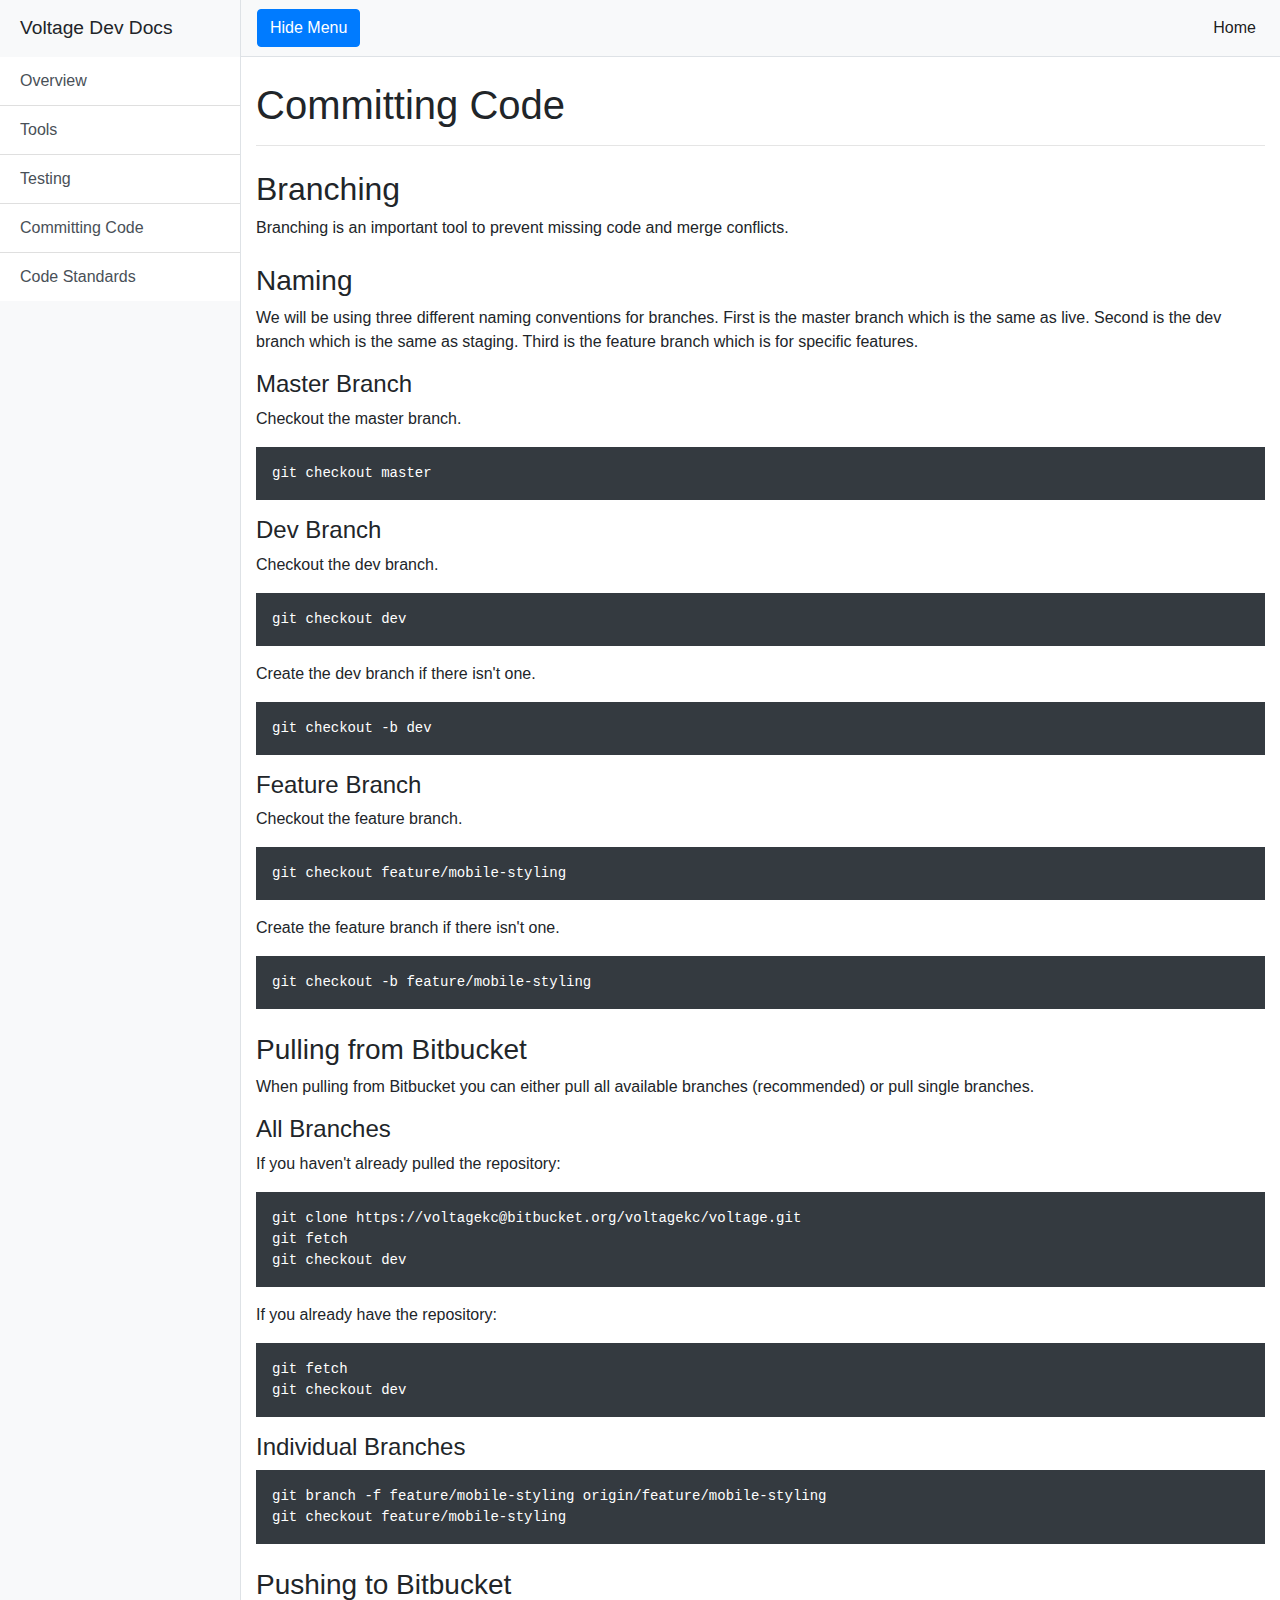
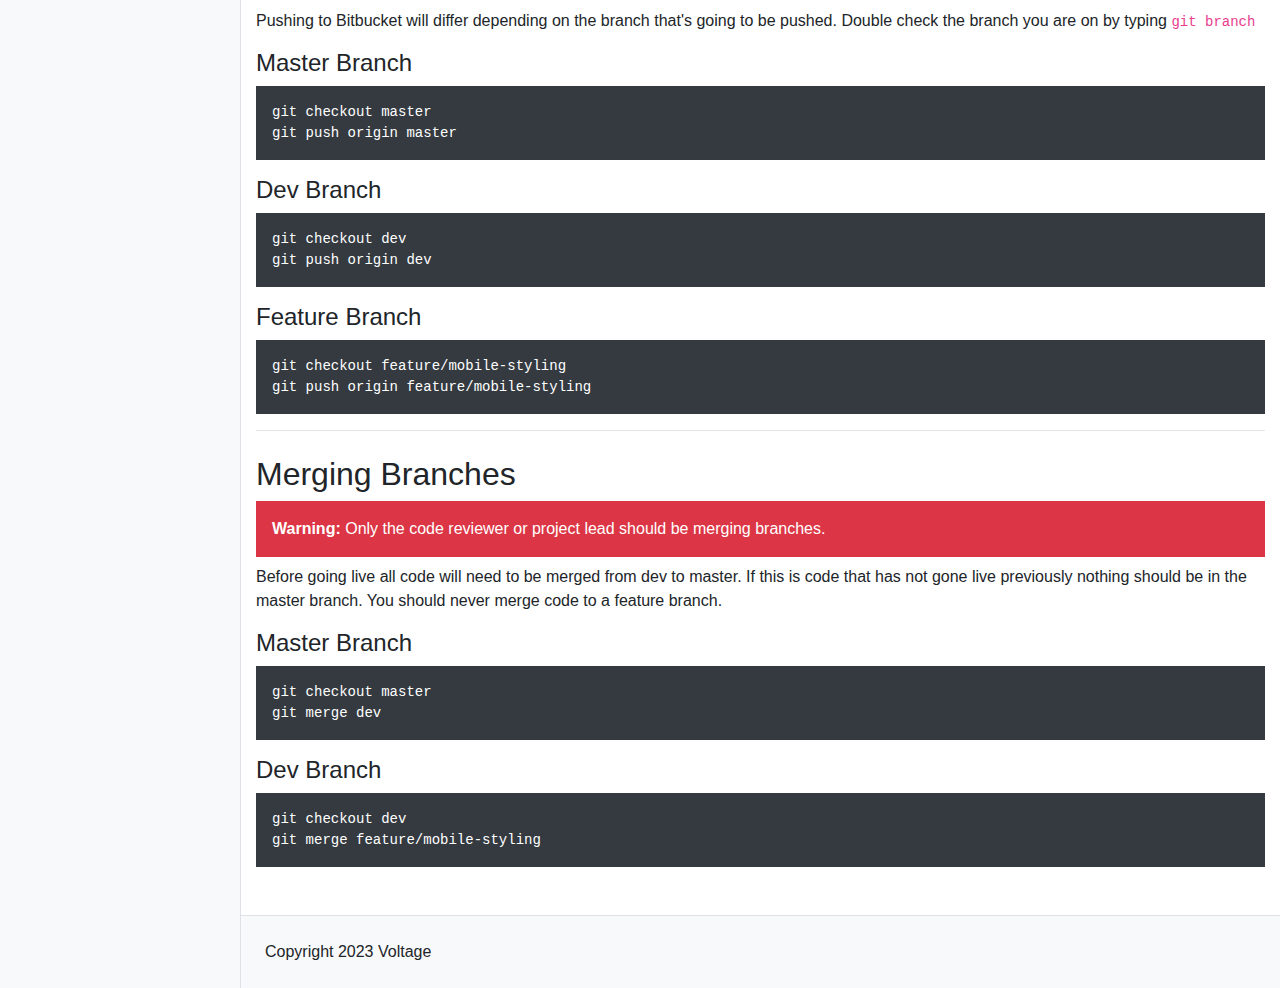
<file: code.html>
<!DOCTYPE html>
<html lang="en">
<head>
    <meta charset="UTF-8">
    <meta name="viewport" content="width=device-width, initial-scale=1.0">
    <title>Voltage Dev Docs - Comitting Code</title>

    <!-- Bootstrap core CSS -->
    <link href="css/bootstrap.min.css" rel="stylesheet">

    <!-- Custom styles for this template -->
    <link href="css/style.css?ver=0.1" rel="stylesheet">

</head>

<body>

<div class="d-flex" id="wrapper">

<!-- Sidebar -->
<div class="bg-light border-right" id="sidebar-wrapper">
  <div class="sidebar-heading">Voltage Dev Docs</div>
  <div class="list-group list-group-flush">
      <a href="./" class="list-group-item list-group-item-action">Overview</a>
      <a href="./tools.html" class="list-group-item list-group-item-action">Tools</a>
      <a href="./testing.html" class="list-group-item list-group-item-action">Testing</a>
      <a href="./code.html" class="list-group-item list-group-item-action">Committing Code</a>
      <a href="./standards.html" class="list-group-item list-group-item-action">Code Standards</a>
  </div>
</div>
<!-- /#sidebar-wrapper -->

<!-- Page Content -->
<div id="page-content-wrapper">

    <nav class="navbar navbar-expand-lg navbar-light bg-light border-bottom">
        <button class="btn btn-primary" id="menu-toggle">Hide Menu</button>

        <button class="navbar-toggler" type="button" data-toggle="collapse" data-target="#navbarSupportedContent" aria-controls="navbarSupportedContent" aria-expanded="false" aria-label="Hide Menu">
            <span class="navbar-toggler-icon"></span>
        </button>

        <div class="collapse navbar-collapse" id="navbarSupportedContent">
            <ul class="navbar-nav ml-auto mt-2 mt-lg-0">
                <li class="nav-item active">
                    <a class="nav-link" href="https://voltagekc.com" target="_blank" rel="noreferrer">Home</a>
                </li>
            </ul>
        </div>
    </nav>

  <div class="container-fluid">
    <h1 class="mt-4">Committing Code</h1>
    <hr>
    <h2 class="mt-4">Branching</h2>
    <p>Branching is an important tool to prevent missing code and merge conflicts.</p>
    <h3 class="mt-4">Naming</h3>
    <p>We will be using three different naming conventions for branches. First is the master branch which is the same as live. Second is the dev branch which is the same as staging. Third is the feature branch which is for specific features.</p>
    <h4 class="mt-3">Master Branch</h4>
    <p>Checkout the master branch.</p>
    <pre class="pre-line bg-dark text-white p-3 mb-3"><code>git checkout master</code></pre>
    <h4 class="mt-3">Dev Branch</h4>
    <p>Checkout the dev branch.</p>
    <pre class="pre-line bg-dark text-white p-3 mb-3"><code>git checkout dev</code></pre>
    <p>Create the dev branch if there isn't one.</p>
    <pre class="pre-line bg-dark text-white p-3 mb-3"><code>git checkout -b dev</code></pre>
    <h4 class="mt-3">Feature Branch</h4>
    <p>Checkout the feature branch.</p>
    <pre class="pre-line bg-dark text-white p-3 mb-3"><code>git checkout feature/mobile-styling</code></pre>
    <p>Create the feature branch if there isn't one.</p>
    <pre class="pre-line bg-dark text-white p-3 mb-3"><code>git checkout -b feature/mobile-styling</code></pre>
    <h3 class="mt-4">Pulling from Bitbucket</h2>
    <p>When pulling from Bitbucket you can either pull all available branches (recommended) or pull single branches.</p>
    <h4 class="mt-3">All Branches</h4>
    <p>If you haven't already pulled the repository:</p>
    <pre class="pre-line bg-dark text-white p-3 mb-3"><code>git clone https://voltagekc@bitbucket.org/voltagekc/voltage.git
      git fetch
      git checkout dev</code></pre>
    <p>If you already have the repository:</p>
    <pre class="pre-line bg-dark text-white p-3 mb-3"><code>git fetch
      git checkout dev</code></pre>
    <h4 class="mt-3">Individual Branches</h4>
    <pre class="pre-line bg-dark text-white p-3 mb-3"><code>git branch -f feature/mobile-styling origin/feature/mobile-styling 
      git checkout feature/mobile-styling</code></pre>  
    <h3 class="mt-4">Pushing to Bitbucket</h2>
    <p>Pushing to Bitbucket will differ depending on the branch that's going to be pushed. Double check the branch you are on by typing <code>git branch</code></p>
    <h4 class="mt-3">Master Branch</h4>
    <pre class="pre-line bg-dark text-white p-3 mb-3"><code>git checkout master
      git push origin master</code></pre>
    <h4 class="mt-3">Dev Branch</h4>
    <pre class="pre-line bg-dark text-white p-3 mb-3"><code>git checkout dev
      git push origin dev</code></pre>
    <h4 class="mt-3">Feature Branch</h4>
    <pre class="pre-line bg-dark text-white p-3 mb-3"><code>git checkout feature/mobile-styling
      git push origin feature/mobile-styling</code></pre>
    <hr>
    <h2 class="mt-4">Merging Branches</h2>
    <div class="p-3 mb-2 bg-danger text-white">
      <strong>Warning:</strong> Only the code reviewer or project lead should be merging branches.
    </div>
    <p>Before going live all code will need to be merged from dev to master. If this is code that has not gone live previously nothing should be in the master branch. You should never merge code to a feature branch.</p>
    <h4 class="mt-3">Master Branch</h4>
    <pre class="pre-line bg-dark text-white p-3 mb-3"><code>git checkout master
      git merge dev</code></pre>
    <h4 class="mt-3">Dev Branch</h4>
    <pre class="pre-line bg-dark text-white p-3 mb-3"><code>git checkout dev
      git merge feature/mobile-styling</code></pre>
  </div>

  <footer class="p-4 mt-5 bg-light border-top">
    Copyright 2023 Voltage
  </footer>

</div>
<!-- /#page-content-wrapper -->

</div>
<!-- /#wrapper -->

<!-- Bootstrap core JavaScript -->
<script src="js/jquery.min.js"></script>
<script src="js/bootstrap.bundle.min.js"></script>

<!-- Menu Toggle Script -->
<script>
$("#menu-toggle").click(function(e) {
  e.preventDefault();
  $(this).text(function(i, text){
      return text === "Hide Menu" ? "Show Menu" : "Hide Menu";
  });
  $("#wrapper").toggleClass("toggled");
});
</script>

</body>

</html>
</file>
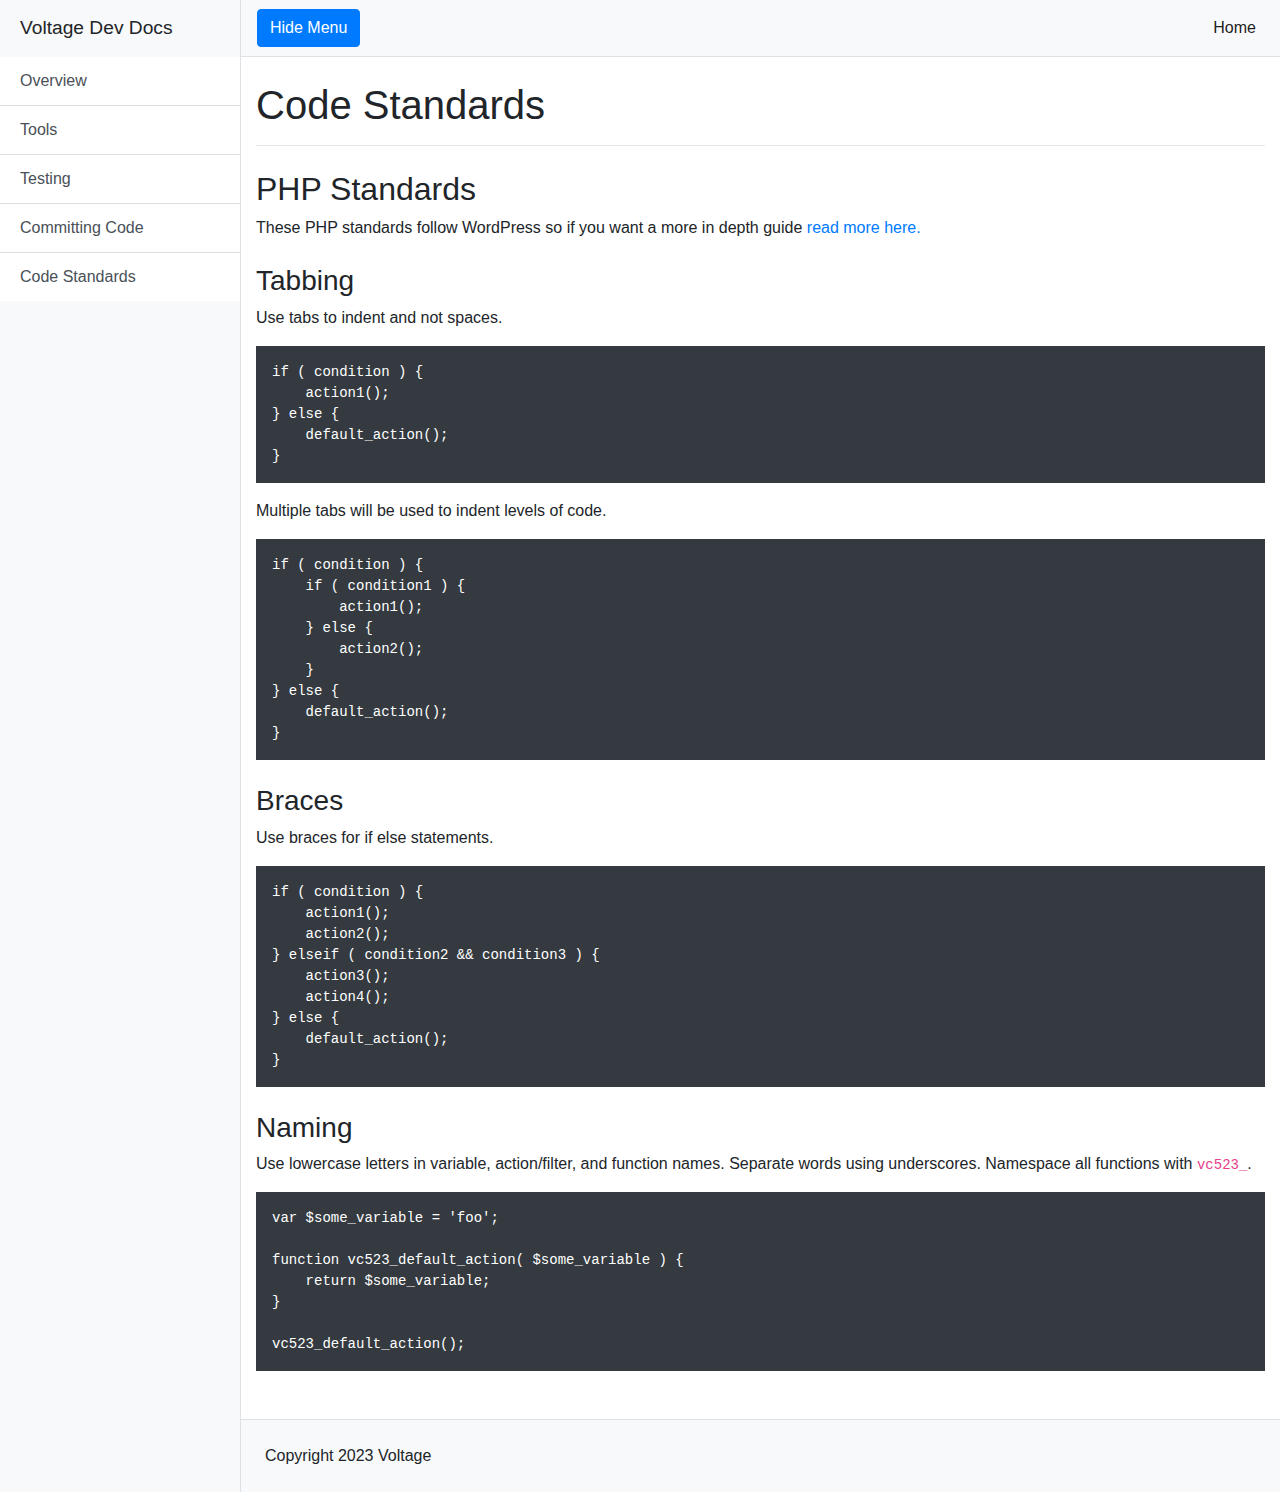
<file: standards.html>
<!DOCTYPE html>
<html lang="en">
<head>
    <meta charset="UTF-8">
    <meta name="viewport" content="width=device-width, initial-scale=1.0">
    <title>Voltage Dev Docs - Code Standards</title>

    <!-- Bootstrap core CSS -->
    <link href="css/bootstrap.min.css" rel="stylesheet">

    <!-- Custom styles for this template -->
    <link href="css/style.css?ver=0.1" rel="stylesheet">

</head>

<body>

<div class="d-flex" id="wrapper">

<!-- Sidebar -->
<div class="bg-light border-right" id="sidebar-wrapper">
    <div class="sidebar-heading">Voltage Dev Docs</div>
    <div class="list-group list-group-flush">
        <a href="./" class="list-group-item list-group-item-action">Overview</a>
        <a href="./tools.html" class="list-group-item list-group-item-action">Tools</a>
        <a href="./testing.html" class="list-group-item list-group-item-action">Testing</a>
        <a href="./code.html" class="list-group-item list-group-item-action">Committing Code</a>
        <a href="./standards.html" class="list-group-item list-group-item-action">Code Standards</a>
    </div>
</div>
<!-- /#sidebar-wrapper -->

<!-- Page Content -->
<div id="page-content-wrapper">

    <nav class="navbar navbar-expand-lg navbar-light bg-light border-bottom">
        <button class="btn btn-primary" id="menu-toggle">Hide Menu</button>

        <button class="navbar-toggler" type="button" data-toggle="collapse" data-target="#navbarSupportedContent" aria-controls="navbarSupportedContent" aria-expanded="false" aria-label="Hide Menu">
            <span class="navbar-toggler-icon"></span>
        </button>

        <div class="collapse navbar-collapse" id="navbarSupportedContent">
            <ul class="navbar-nav ml-auto mt-2 mt-lg-0">
                <li class="nav-item active">
                    <a class="nav-link" href="https://voltagekc.com" target="_blank" rel="noreferrer">Home</a>
                </li>
            </ul>
        </div>
    </nav>

  <div class="container-fluid">
    <h1 class="mt-4">Code Standards</h1>
    <hr>
    <h2 class="mt-4">PHP Standards</h2>
    <p>These PHP standards follow WordPress so if you want a more in depth guide <a href="https://developer.wordpress.org/coding-standards/wordpress-coding-standards/php/" target="_blank" rel="noreferrer">read more here.</a>
    <h3 class="mt-4">Tabbing</h3>
    <p>Use tabs to indent and not spaces.</p>
    <pre class="bg-dark text-white p-3 mb-3"><code>if ( condition ) {
    action1();
} else {
    default_action();
}</code></pre>
    <p>Multiple tabs will be used to indent levels of code.</p>
    <pre class="bg-dark text-white p-3 mb-3"><code>if ( condition ) {
    if ( condition1 ) {
        action1();
    } else {
        action2();
    }
} else {
    default_action();
}</code></pre>
    <h3 class="mt-4">Braces</h3>
    <p>Use braces for if else statements.</p>
    <pre class="bg-dark text-white p-3 mb-3"><code>if ( condition ) {
    action1();
    action2();
} elseif ( condition2 && condition3 ) {
    action3();
    action4();
} else {
    default_action();
}</code></pre>
    <h3 class="mt-4">Naming</h3>
    <p>Use lowercase letters in variable, action/filter, and function names. Separate words using underscores. Namespace all functions with <code>vc523_</code>.</p>
    <pre class="bg-dark text-white p-3 mb-3"><code>var $some_variable = 'foo';

function vc523_default_action( $some_variable ) {
    return $some_variable;
}

vc523_default_action();</code></pre>
  </div>

  <footer class="p-4 mt-5 bg-light border-top">
    Copyright 2023 Voltage
  </footer>

</div>
<!-- /#page-content-wrapper -->

</div>
<!-- /#wrapper -->

<!-- Bootstrap core JavaScript -->
<script src="js/jquery.min.js"></script>
<script src="js/bootstrap.bundle.min.js"></script>

<!-- Menu Toggle Script -->
<script>
$("#menu-toggle").click(function(e) {
  e.preventDefault();
  $(this).text(function(i, text){
      return text === "Hide Menu" ? "Show Menu" : "Hide Menu";
  });
  $("#wrapper").toggleClass("toggled");
});
</script>

</body>

</html>
</file>
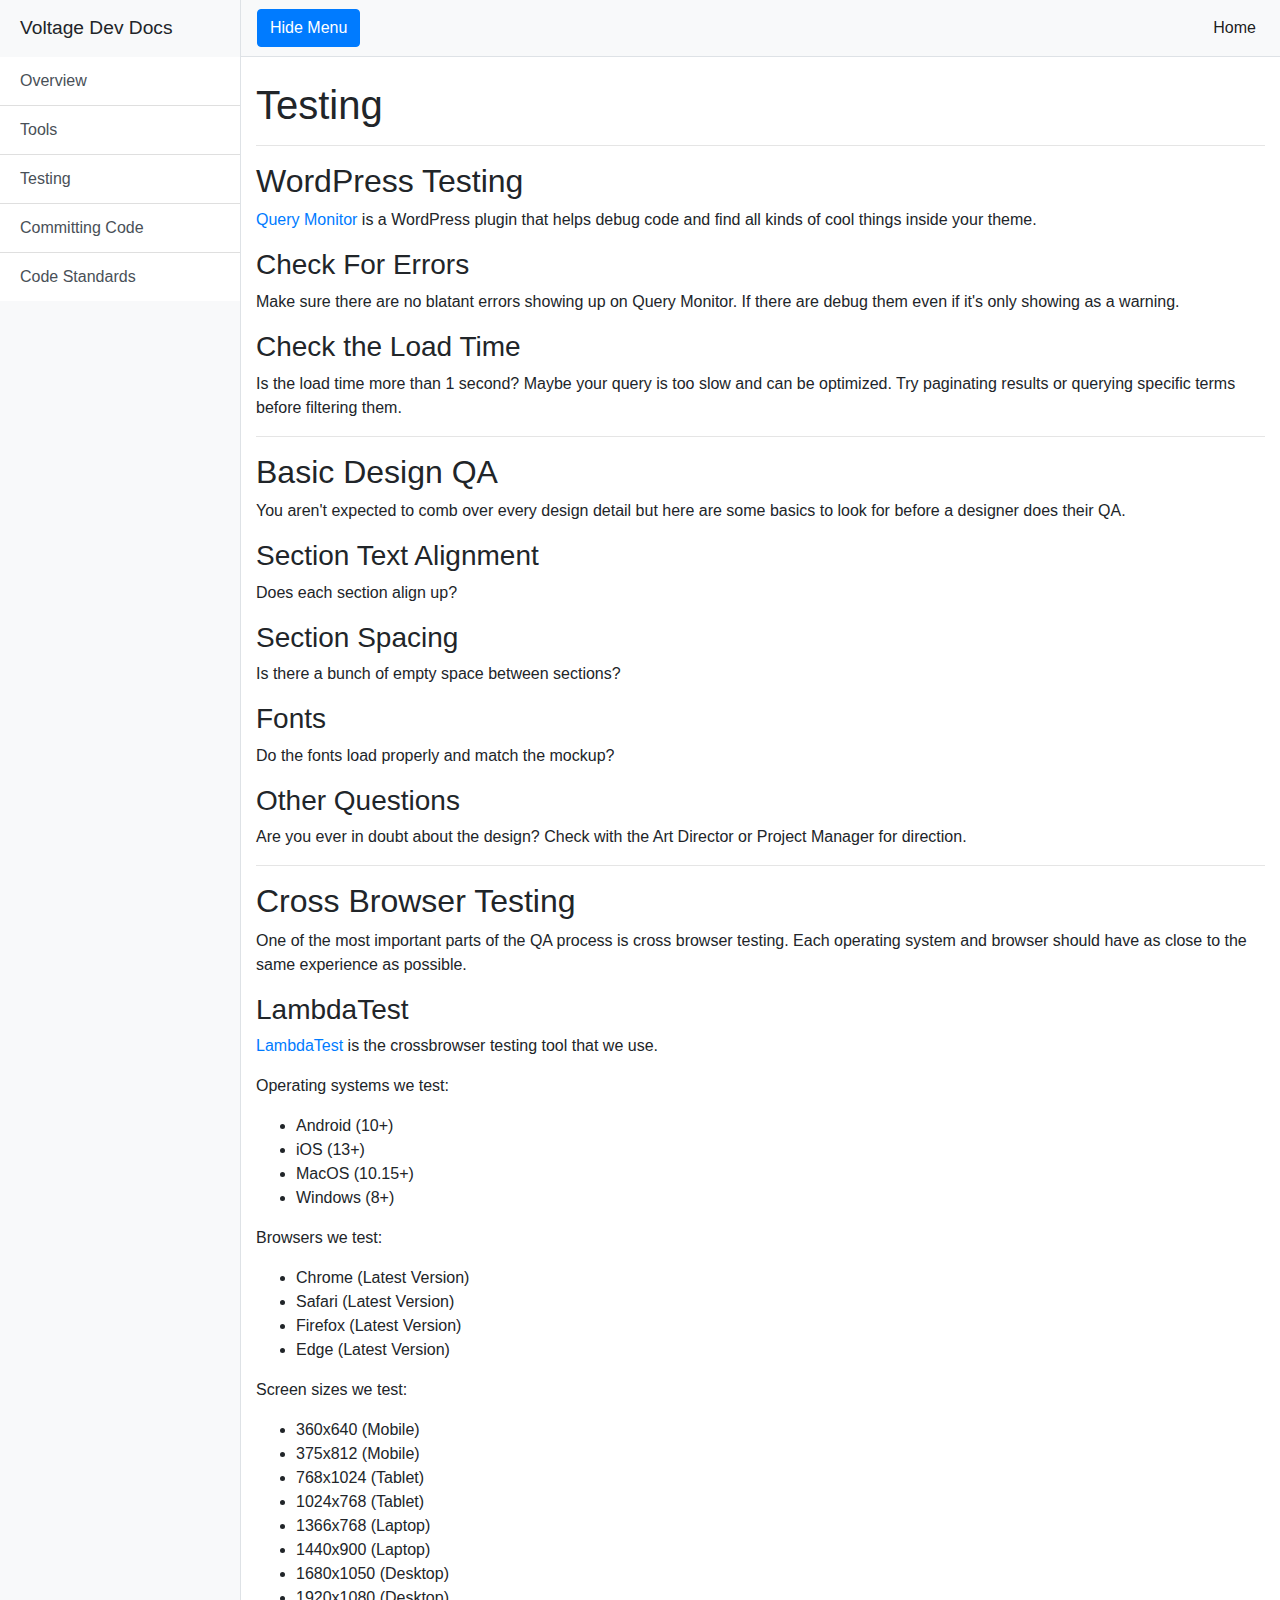
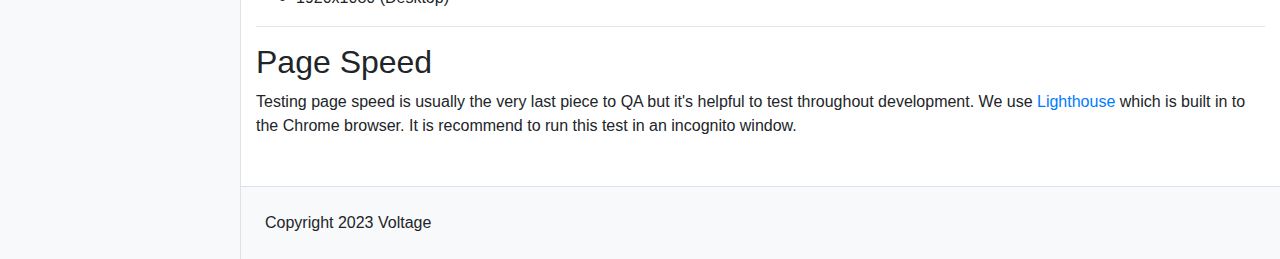
<file: testing.html>
<!DOCTYPE html>
<html lang="en">
<head>
    <meta charset="UTF-8">
    <meta name="viewport" content="width=device-width, initial-scale=1.0">
    <title>Voltage Dev Docs - Testing</title>

    <!-- Bootstrap core CSS -->
    <link href="css/bootstrap.min.css" rel="stylesheet">

    <!-- Custom styles for this template -->
    <link href="css/style.css?ver=0.1" rel="stylesheet">

</head>

<body>

<div class="d-flex" id="wrapper">

<!-- Sidebar -->
<div class="bg-light border-right" id="sidebar-wrapper">
  <div class="sidebar-heading">Voltage Dev Docs</div>
  <div class="list-group list-group-flush">
      <a href="./" class="list-group-item list-group-item-action">Overview</a>
      <a href="./tools.html" class="list-group-item list-group-item-action">Tools</a>
      <a href="./testing.html" class="list-group-item list-group-item-action">Testing</a>
      <a href="./code.html" class="list-group-item list-group-item-action">Committing Code</a>
      <a href="./standards.html" class="list-group-item list-group-item-action">Code Standards</a>
  </div>
</div>
<!-- /#sidebar-wrapper -->

<!-- Page Content -->
<div id="page-content-wrapper">

    <nav class="navbar navbar-expand-lg navbar-light bg-light border-bottom">
        <button class="btn btn-primary" id="menu-toggle">Hide Menu</button>

        <button class="navbar-toggler" type="button" data-toggle="collapse" data-target="#navbarSupportedContent" aria-controls="navbarSupportedContent" aria-expanded="false" aria-label="Hide Menu">
            <span class="navbar-toggler-icon"></span>
        </button>

        <div class="collapse navbar-collapse" id="navbarSupportedContent">
            <ul class="navbar-nav ml-auto mt-2 mt-lg-0">
                <li class="nav-item active">
                    <a class="nav-link" href="https://voltagekc.com" target="_blank" rel="noreferrer">Home</a>
                </li>
            </ul>
        </div>
    </nav>

  <div class="container-fluid">
    <h1 class="mt-4">Testing</h1>
    <hr>
    <h2>WordPress Testing</h2>
    <p><a href="https://wordpress.org/plugins/query-monitor/" target="_blank" rel="noreferrer">Query Monitor</a> is a WordPress plugin that helps debug code and find all kinds of cool things inside your theme.</p>
    <h3>Check For Errors</h3>
    <p>Make sure there are no blatant errors showing up on Query Monitor. If there are debug them even if it's only showing as a warning.</p>
    <h3>Check the Load Time</h3>
    <p>Is the load time more than 1 second? Maybe your query is too slow and can be optimized. Try paginating results or querying specific terms before filtering them.</p>
    <hr>
    <h2>Basic Design QA</h2>
    <p>You aren't expected to comb over every design detail but here are some basics to look for before a designer does their QA.</p>
    <h3>Section Text Alignment</h3>
    <p>Does each section align up?</p>
    <h3>Section Spacing</h3>
    <p>Is there a bunch of empty space between sections?</p>
    <h3>Fonts</h3>
    <p>Do the fonts load properly and match the mockup?</p>
    <h3>Other Questions</h3>
    <p>Are you ever in doubt about the design? Check with the Art Director or Project Manager for direction.</p>
    <hr>
    <h2>Cross Browser Testing</h2>
    <p>One of the most important parts of the QA process is cross browser testing. Each operating system and browser should have as close to the same experience as possible.</p>
    <h3>LambdaTest</h3>
    <p><a href="https://lambdatest.com" target="_blank" rel="noreferrer">LambdaTest</a> is the crossbrowser testing tool that we use.</p>
    <p>Operating systems we test:</p>
    <ul>
        <li>Android (10+)</li>
        <li>iOS (13+)</li>
        <li>MacOS (10.15+)</li>
        <li>Windows (8+)</li>
    </ul>
    <p>Browsers we test:</p>
    <ul>
        <li>Chrome (Latest Version)</li>
        <li>Safari (Latest Version)</li>
        <li>Firefox (Latest Version)</li>
        <li>Edge (Latest Version)</li>
    </ul>
    <p>Screen sizes we test:</p>
    <ul>
        <li>360x640 (Mobile)</li>
        <li>375x812 (Mobile)</li>
        <li>768x1024 (Tablet)</li>
        <li>1024x768 (Tablet)</li>
        <li>1366x768 (Laptop)</li>
        <li>1440x900 (Laptop)</li>
        <li>1680x1050 (Desktop)</li>
        <li>1920x1080 (Desktop)</li>
    </ul>
    <hr>
    <h2>Page Speed</h2>
    <p>Testing page speed is usually the very last piece to QA but it's helpful to test throughout development. We use <a href="https://developers.google.com/web/tools/lighthouse" target="_blank" rel="noreferrer">Lighthouse</a> which is built in to the Chrome browser. It is recommend to run this test in an incognito window.</p>
  </div>

  <footer class="p-4 mt-5 bg-light border-top">
    Copyright 2023 Voltage
  </footer>

</div>
<!-- /#page-content-wrapper -->

</div>
<!-- /#wrapper -->

<!-- Bootstrap core JavaScript -->
<script src="js/jquery.min.js"></script>
<script src="js/bootstrap.bundle.min.js"></script>

<!-- Menu Toggle Script -->
<script>
$("#menu-toggle").click(function(e) {
  e.preventDefault();
  $(this).text(function(i, text){
      return text === "Hide Menu" ? "Show Menu" : "Hide Menu";
  });
  $("#wrapper").toggleClass("toggled");
});
</script>

</body>

</html>
</file>
<file: css/style.css>
.pre-line {
  white-space: pre-line;
}

#wrapper {
  overflow-x: hidden;
}

#sidebar-wrapper {
  min-height: 100vh;
  margin-left: -15rem;
  -webkit-transition: margin .25s ease-out;
  -moz-transition: margin .25s ease-out;
  -o-transition: margin .25s ease-out;
  transition: margin .25s ease-out;
}

#sidebar-wrapper .sidebar-heading {
  padding: 0.875rem 1.25rem;
  font-size: 1.2rem;
}

#sidebar-wrapper .list-group {
  width: 15rem;
}

#page-content-wrapper {
  min-width: 100vw;
}

#wrapper.toggled #sidebar-wrapper {
  margin-left: 0;
}

@media (min-width: 768px) {
  #sidebar-wrapper {
    margin-left: 0;
  }

  #page-content-wrapper {
    min-width: 0;
    width: 100%;
  }

  #wrapper.toggled #sidebar-wrapper {
    margin-left: -15rem;
  }
}
</file>
